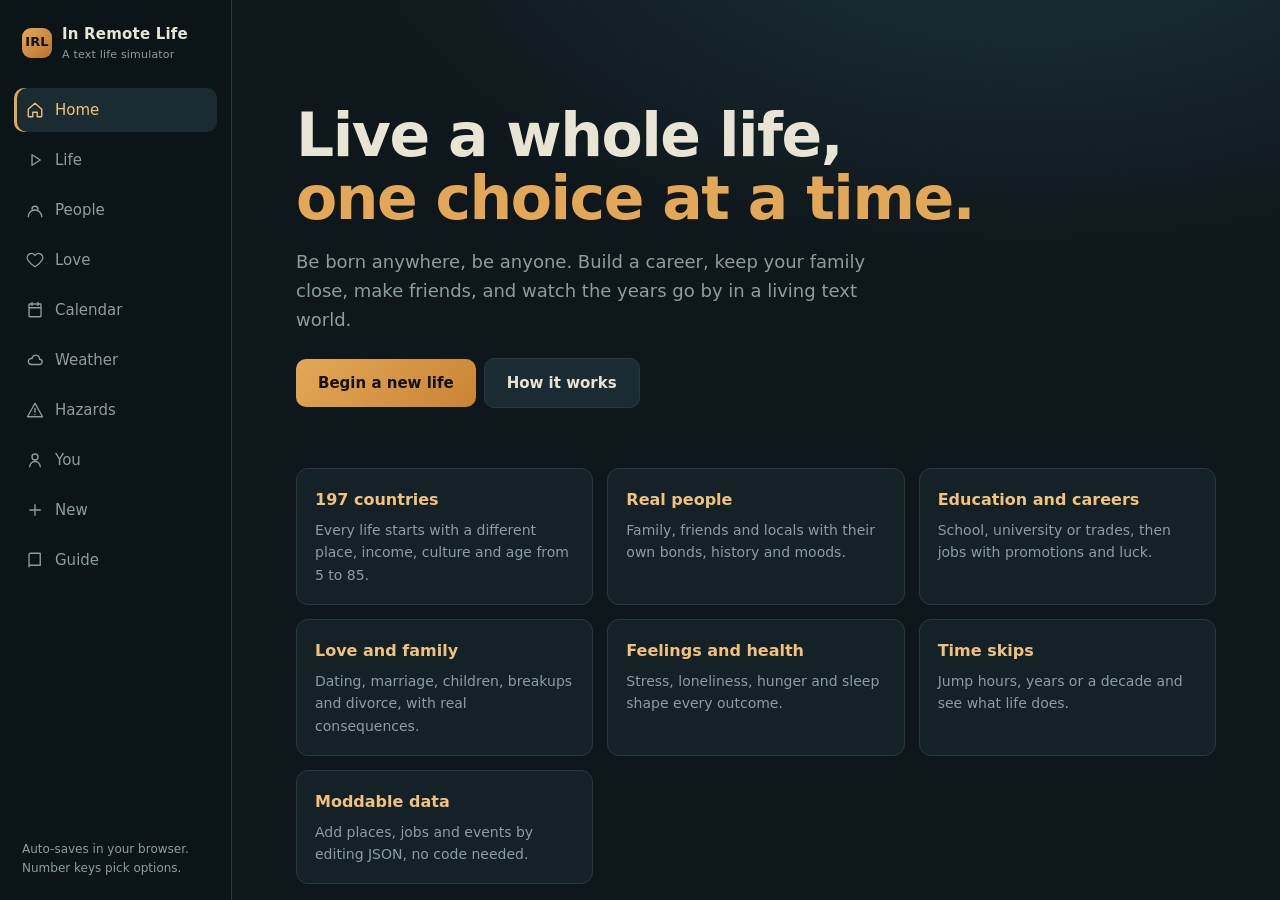
<file: index.html>
<!DOCTYPE html>
<html lang="en"><head><meta charset="UTF-8"><meta name="viewport" content="width=device-width, initial-scale=1, viewport-fit=cover"><title>IRL</title><meta name="theme-color" content="#0e171b"><link rel="stylesheet" href="css/style.css"></head>
<body data-page="index"><div class="wrap"><div>
<section class="hero"><h1>Live a whole life,<br><em>one choice at a time.</em></h1><p>Be born anywhere, be anyone. Build a career, keep your family close, make friends, and watch the years go by in a living text world.</p>
<a class="btn p s" href="play.html">Continue your life</a><a class="btn p" href="new.html">Begin a new life</a><a class="btn" href="about.html">How it works</a></section>
<div class="grid">
<div class="tile"><h3>197 countries</h3><p>Every life starts with a different place, income, culture and age from 5 to 85.</p></div>
<div class="tile"><h3>Real people</h3><p>Family, friends and locals with their own bonds, history and moods.</p></div>
<div class="tile"><h3>Education and careers</h3><p>School, university or trades, then jobs with promotions and luck.</p></div>
<div class="tile"><h3>Love and family</h3><p>Dating, marriage, children, breakups and divorce, with real consequences.</p></div>
<div class="tile"><h3>Feelings and health</h3><p>Stress, loneliness, hunger and sleep shape every outcome.</p></div>
<div class="tile"><h3>Time skips</h3><p>Jump hours, years or a decade and see what life does.</p></div>
<div class="tile"><h3>Moddable data</h3><p>Add places, jobs and events by editing JSON, no code needed.</p></div></div>
</div></div><script type="module" src="js/shell.js"></script></body></html>
</file>
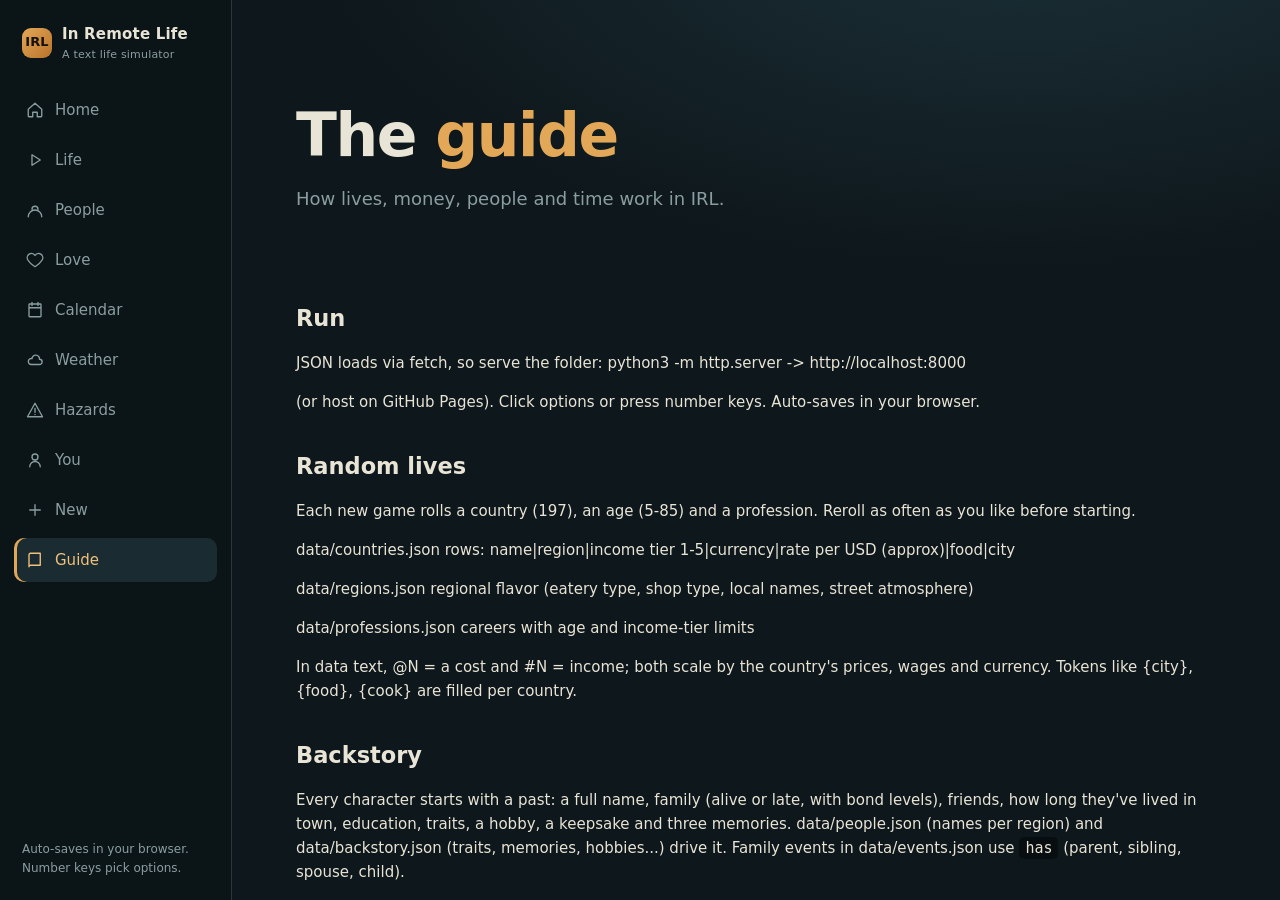
<file: about.html>
<!DOCTYPE html>
<html lang="en"><head><meta charset="UTF-8"><meta name="viewport" content="width=device-width, initial-scale=1, viewport-fit=cover"><title>Guide</title><meta name="theme-color" content="#0e171b"><link rel="stylesheet" href="css/style.css"></head>
<body data-page="about"><div class="wrap"><div><section class="hero"><h1>The <em>guide</em></h1><p>How lives, money, people and time work in IRL.</p></section><h2>Run</h2><p>JSON loads via fetch, so serve the folder:  python3 -m http.server  ->  http://localhost:8000</p><p>(or host on GitHub Pages). Click options or press number keys. Auto-saves in your browser.</p><h2>Random lives</h2><p>Each new game rolls a country (197), an age (5-85) and a profession. Reroll as often as you like before starting.</p><p>data/countries.json  rows: name|region|income tier 1-5|currency|rate per USD (approx)|food|city</p><p>data/regions.json    regional flavor (eatery type, shop type, local names, street atmosphere)</p><p>data/professions.json careers with age and income-tier limits</p><p>In data text, @N = a cost and #N = income; both scale by the country's prices, wages and currency. Tokens like {city}, {food}, {cook} are filled per country.</p><h2>Backstory</h2><p>Every character starts with a past: a full name, family (alive or late, with bond levels), friends, how long they've lived in town, education, traits, a hobby, a keepsake and three memories. data/people.json (names per region) and data/backstory.json (traits, memories, hobbies...) drive it. Family events in data/events.json use <code>has</code> (parent, sibling, spouse, child).</p><h2>Data files (add content without code)</h2><p>data/world.json   locations, descriptions by time of day, exits, actions</p><p>data/jobs.json    careers with levels, pay, shifts, promotions</p><p>data/events.json  random encounters with choices and skill-based odds</p><p>data/items.json   items (price = sold at Corner Mart)</p><p>data/config.json  start stats, rent, decay rates, weather</p><h2>Effect keys (used by actions, events, items)</h2><p>time, money, health, hunger, energy, mood, heat, rep, sk:{skill:+n}, item:"id", flag:{k:v}</p><p>Actions may have chance:{base,sk,per} with win/lose outcomes; req:{money,energy,sk,open}.</p><h2>Code</h2><p>js/main.js loads data. js/game.js is the engine (time, needs, rent, jobs, events, saving).</p><h2>Creator and feelings</h2><p>The start screen lets you pick name, age, gender, region and country (any left on Random are rolled; picking a region rolls a country inside it). Hidden feelings (mood, stress, loneliness) drift with time, money, hunger, sleep and company; activities and bonds move them, mood nudges odds of success, and the status line describes how you feel in words. Events can require feelings via <code>min:{stress:70}</code>.</p><h2>Time skips</h2><p>'Let time pass…' skips a few hours, a day, a week, a month, a year or a decade. Skips run a coarse life simulation (income, rent, aging, family deaths, school to work to retirement, feelings settling) and add moments from data/lifeevents.json. A skip stops early if your health collapses or you get locked out for unpaid rent.</p><h2>People and profiles</h2><p>Every NPC is a profile (family, friends, locals like the cook, clerk and Rook, and anyone new you meet by striking up conversations or through the years). Open the People tab for each person's bio, bond, history and things to do with them (catch up, spend time, share a meal, help, ask for money or advice, gift, clear the air). The You tab shows your own profile, feelings, skills, relationships and a life journal. Add a <code>with</code> (and optional <code>bd:{w,l}</code>) to a world action to tie it to a local; add <code>type:"meet"</code> actions to let players meet new people anywhere.</p><h2>Talent, dedication, luck, grinding</h2><p>Every character is rolled with hidden-but-visible traits (shown on the You tab and in the start screen's bio):</p><p><b>Talent</b> per skill (fitness, charisma, intellect, street), 1-10. Sets how fast a skill grows and nudges the odds of skill-based outcomes.</p><p><b>Dedication</b> (0-100). Rises on days you work, study or practice, fades on idle days. Raises learning speed, grades, shift quality and promotion odds. Traits like careful or restless shift the starting value (<code>ded</code> in data/backstory.json).</p><p><b>Luck</b>: an innate value plus short swings from events (<code>luck</code> effect key, e.g. <code>"x":{"luck":3}</code>). It biases chance rolls, exams, admissions, career landing, and the odds of events tagged <code>"lk":1</code> (good) or <code>"lk":-1</code> (bad) in events.json and lifeevents.json.</p><p><b>Grinding</b>: each skill gain is <code>base x talent x dedication / (1 + level x 0.3)</code>. Practicing the same skill within 3 days builds momentum (up to +40%). Unused skills slowly lose progress toward the next level, but never drop a whole level. Practice actions: study, push-ups, laps, talking to strangers, sleight of hand, gym, library.</p><h2>Education and career path</h2><p>School builds an <b>academic record</b> (0-100) through classes (<code>ed</code> effect key), studying and exam papers. Skipping weekday classes erodes it.</p><p>At 18 you sit finals, then choose: <b>university</b> (3-4 years, pick a field, tuition goes on a student loan, scholarships for strong records), a <b>trade apprenticeship</b> (2 years), or <b>work</b>. Admission odds are shown and depend on grades, talent and luck. Dropping out is possible at any time (Work tab).</p><p>Education level (none, secondary, trade, degree) gates professions through <code>ed</code> in data/professions.json; <code>f</code> is the field. Where you land is weighted by education, field, grades, dedication, talent fit and luck. Degree-level careers pay far more.</p><p>On the job, promotions (<code>rank</code>) come from dedication, talent and luck, and shifts can go very well or badly. Student loans are repaid from wages.</p><h2>Love and relationships</h2><p>Adults only (18+). The Love tab shows your love life; any person's profile has a Romance and relationship menu. Meet people through the dating app, around town, friends, or existing friendships. Each relationship moves through flirting, dating, together, engaged and married, tracked by chemistry, love, passion, trust, commitment, resentment and comfort.</p><p>Date, talk, apologize, go to counseling, move in, propose, plan a wedding, try for a baby. Intimacy is consensual and fades to black; protection (condoms, contraception, testing) matters because pregnancy and infection are real risks. Relationships can end through breakups, separation and divorce with settlements and custody, and the game covers cheating, controlling partners, safety and protective orders. Time skips simulate relationships too.</p><h2>Natural disasters</h2><p>Every place has its own hazards, and they follow geography and season: earthquakes and tsunamis along fault lines and coasts, volcanoes near active mountains, cyclones in storm belts and seasons, monsoon floods, tornadoes, blizzards and ice storms in the cold, heatwaves, sandstorms, wildfires, drought, locust swarms, outbreaks, and, rarely, solar storms and meteors. The Hazards tab lists your area's risks this season, your preparedness and the disasters you have lived through.</p><p>Disasters range from minor (a rattling storm) to catastrophic. Most are small. Many give warnings: they appear on the Weather page forecast first (a coming blizzard or storm is real weather, not a surprise banner), and you choose how to prepare: secure the home, call family, help neighbors, evacuate. Sudden ones (quakes, tornadoes, flash floods, sinkholes) give you a moment to react, and where you are and whether you were asleep matter. Time skips stop for anything Serious or worse so you can respond.</p><p>Afterwards the consequences play out over days or weeks: power, water, shops, roads, work and schools can be out; prices spike; your home may be damaged or unlivable (you shelter with relatives, in a shelter or a tent camp); injuries need treatment; trauma lingers. Family, friends and neighbors can be hurt, displaced, go missing or die (children of yours can be hurt but not killed). You can help: queue for relief, clear debris, volunteer, join the rescue, take paid recovery work, repair your house, file insurance or relief claims, check on neighbors. Richer countries warn better, build sturdier and recover faster. Prepare on the Hazards tab: go-bag, water and food, torch and radio, first-aid course, drills, home reinforcement, family plan and insurance. Disaster frequency (Off, Calm, Eventful, Wild, Chaos) can be changed there.</p><p>data/disasters.json holds everything: <code>haz</code> (hazards: geography sets hi/mid/lo, season weights, five severity names and impact texts, responses with protection values, injuries, chain reactions, weather imprint), <code>prof</code> (aftermath by severity), <code>ev</code> (aftermath events), <code>prep</code> and <code>cfg</code> (tuning). Add a hazard by appending an entry; no code needed. js/disasters.js is the engine.</p><h2>Height and weight</h2><p>Height and weight are rolled per region and gender (data/config.json <code>body.h</code>), or typed in on the start screen (cm / kg). Kids grow along an age curve, adults shrink slightly in old age, and weight drifts with how well you eat and how much you train. Build affects energy drain and fitness gains, and height gives a small edge on fitness and street rolls.</p></div></div><script type="module" src="js/shell.js"></script></body></html>
</file>
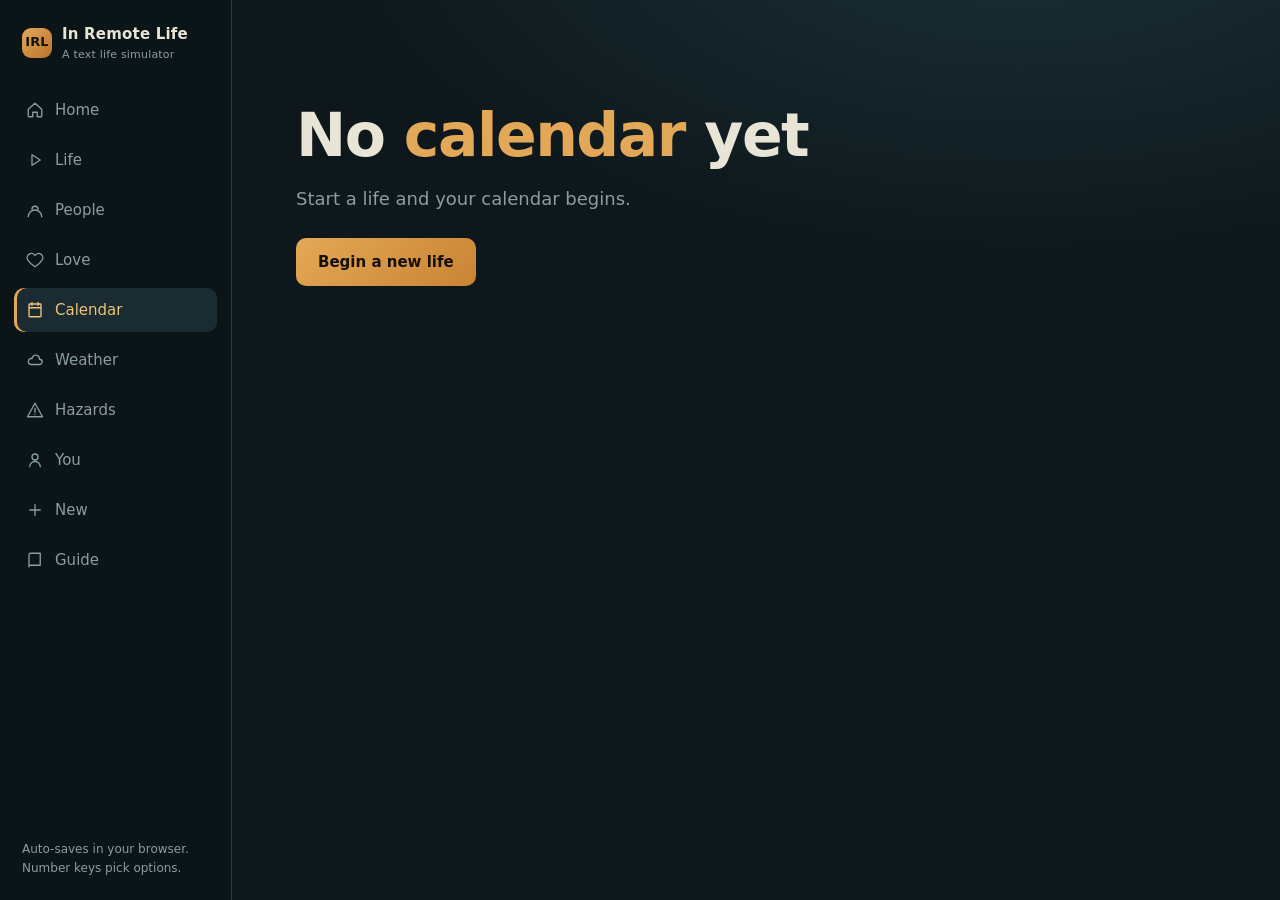
<file: calendar.html>
<!DOCTYPE html>
<html lang="en"><head><meta charset="UTF-8"><meta name="viewport" content="width=device-width, initial-scale=1, viewport-fit=cover"><meta name="theme-color" content="#0e171b"><title>Calendar</title><link rel="stylesheet" href="css/style.css"></head>
<body data-page="calendar"><div class="wrap"><div id="cal"></div></div><script type="module" src="js/shell.js"></script><script type="module" src="js/calpage.js"></script></body></html>
</file>
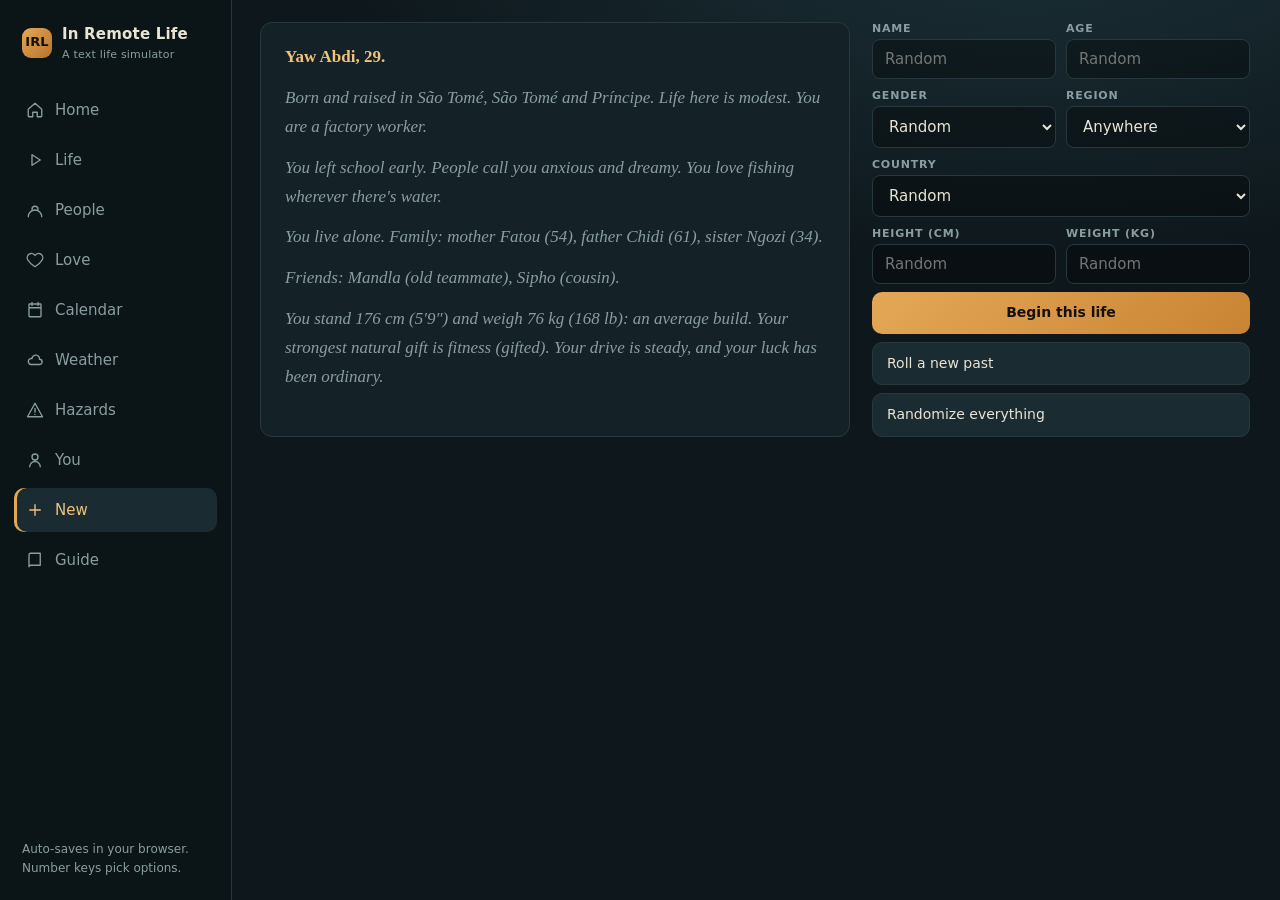
<file: hazards.html>
<!DOCTYPE html>
<html lang="en"><head><meta charset="UTF-8"><meta name="viewport" content="width=device-width, initial-scale=1, viewport-fit=cover"><title>IRL</title><meta name="theme-color" content="#0e171b"><link rel="stylesheet" href="css/style.css"></head>
<body data-page="hazards" data-view="dz">
<main id="stage"><div id="top"><header id="status"></header><section id="hud"></section></div><section id="log" aria-live="polite"></section><section id="opts"></section></main>
<script>window.IRL_VIEW="dz"</script><script type="module" src="js/shell.js"></script><script type="module" src="js/main.js"></script>
</body></html>
</file>
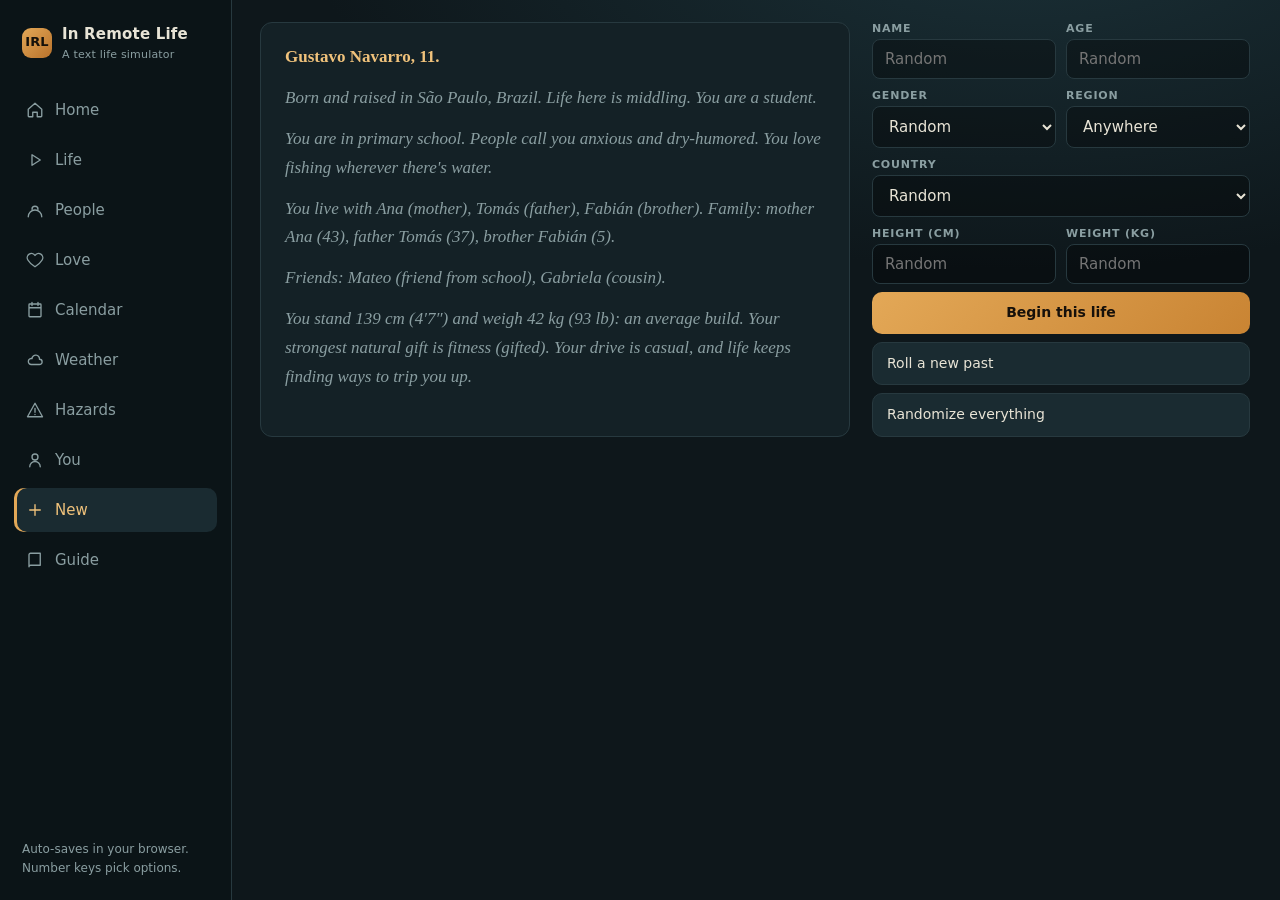
<file: inventory.html>
<!DOCTYPE html>
<html lang="en"><head><meta charset="UTF-8"><meta name="viewport" content="width=device-width, initial-scale=1, viewport-fit=cover"><title>IRL</title><meta name="theme-color" content="#0e171b"><link rel="stylesheet" href="css/style.css"></head>
<body data-page="inventory" data-view="inv">
<main id="stage"><div id="top"><header id="status"></header><section id="hud"></section></div><section id="log" aria-live="polite"></section><section id="opts"></section></main>
<script>window.IRL_VIEW="inv"</script><script type="module" src="js/shell.js"></script><script type="module" src="js/main.js"></script>
</body></html>
</file>
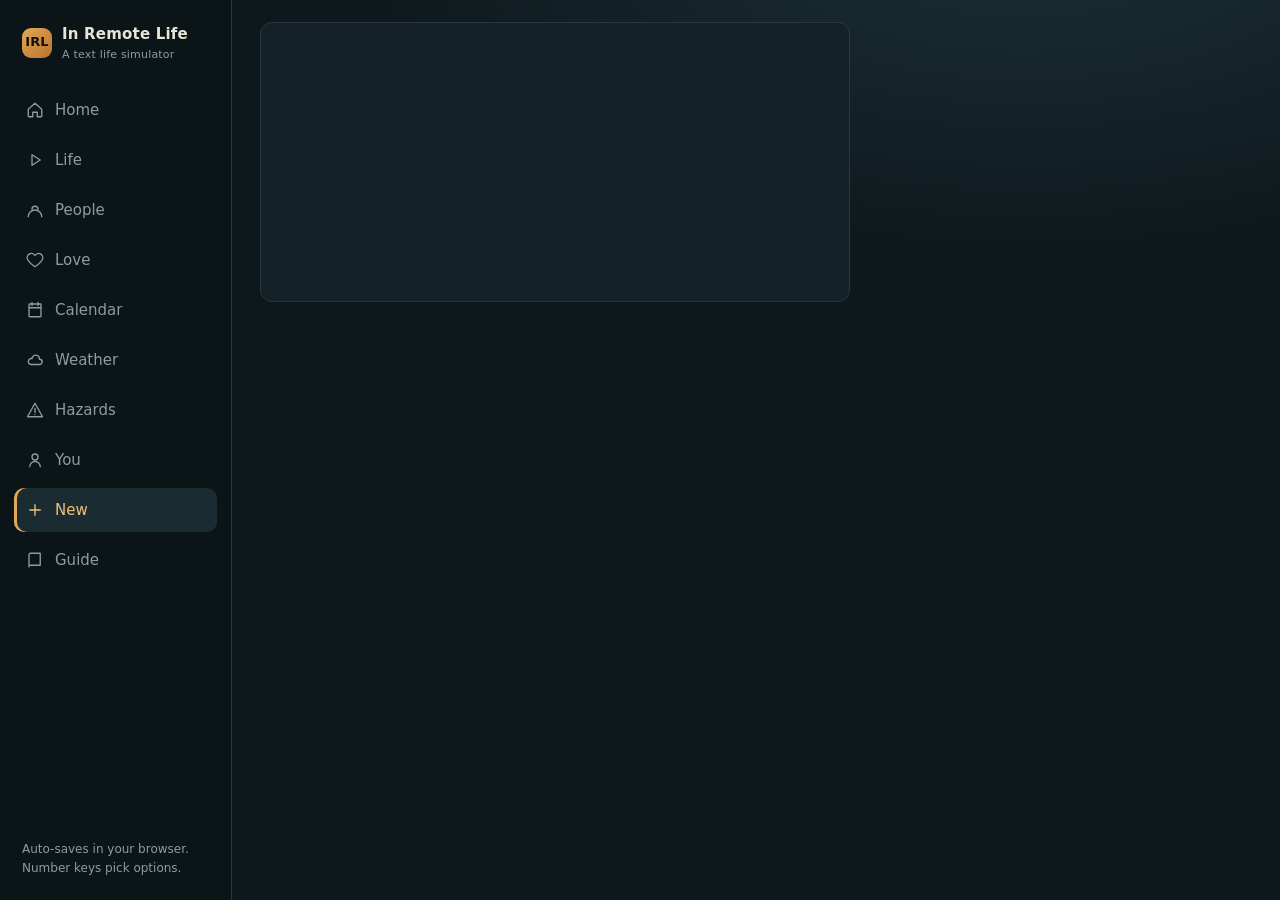
<file: love.html>
<!DOCTYPE html>
<html lang="en"><head><meta charset="UTF-8"><meta name="viewport" content="width=device-width, initial-scale=1, viewport-fit=cover"><title>IRL</title><meta name="theme-color" content="#0e171b"><link rel="stylesheet" href="css/style.css"></head>
<body data-page="love" data-view="love">
<main id="stage"><div id="top"><header id="status"></header><section id="hud"></section></div><section id="log" aria-live="polite"></section><section id="opts"></section></main>
<script>window.IRL_VIEW="love"</script><script type="module" src="js/shell.js"></script><script type="module" src="js/main.js"></script>
</body></html>
</file>
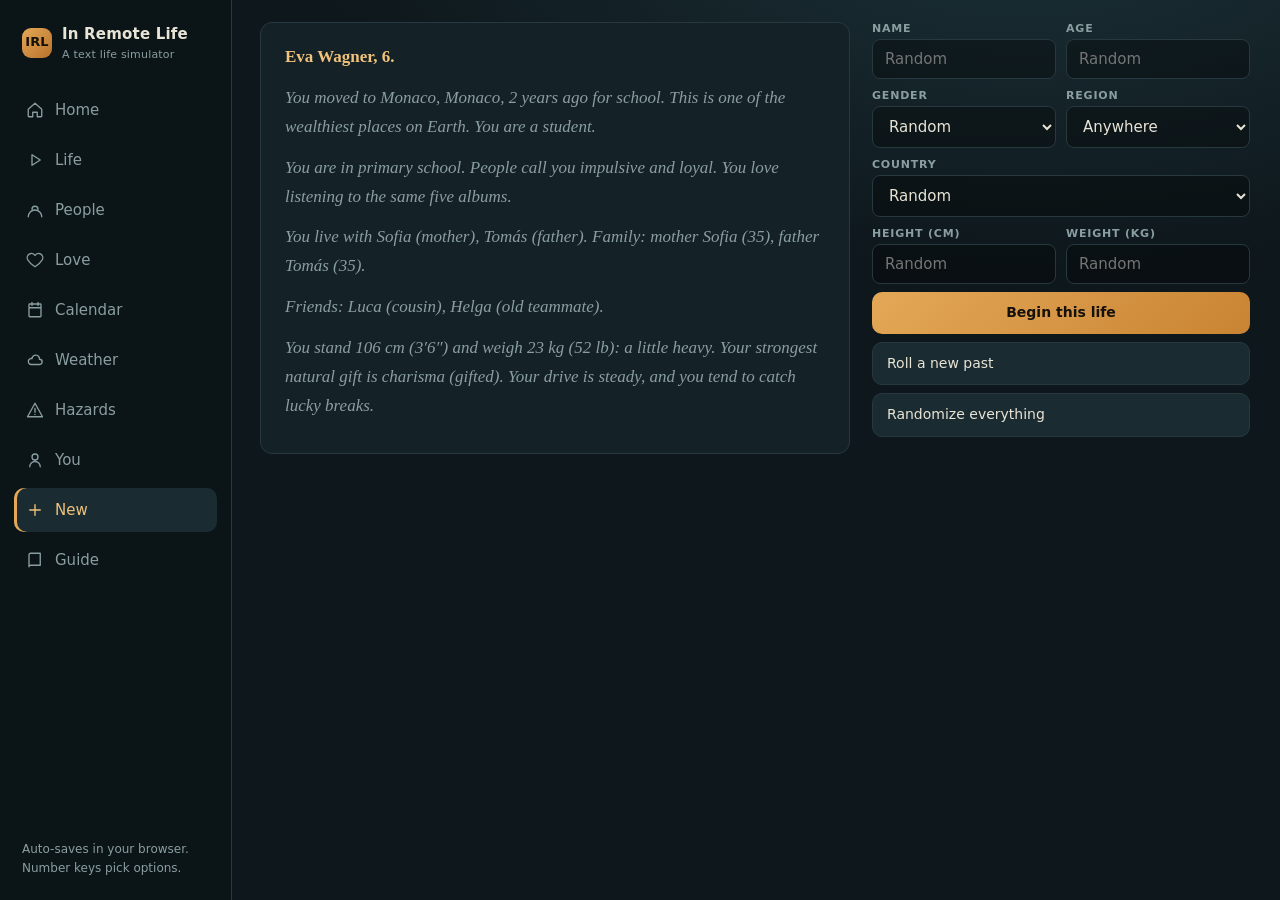
<file: new.html>
<!DOCTYPE html>
<html lang="en"><head><meta charset="UTF-8"><meta name="viewport" content="width=device-width, initial-scale=1, viewport-fit=cover"><title>IRL</title><meta name="theme-color" content="#0e171b"><link rel="stylesheet" href="css/style.css"></head>
<body data-page="new" data-view="new">
<main id="stage"><div id="top"><header id="status"></header></div><section id="log" aria-live="polite"></section><section id="opts"></section></main>
<script>window.IRL_VIEW="new"</script><script type="module" src="js/shell.js"></script><script type="module" src="js/main.js"></script>
</body></html>
</file>
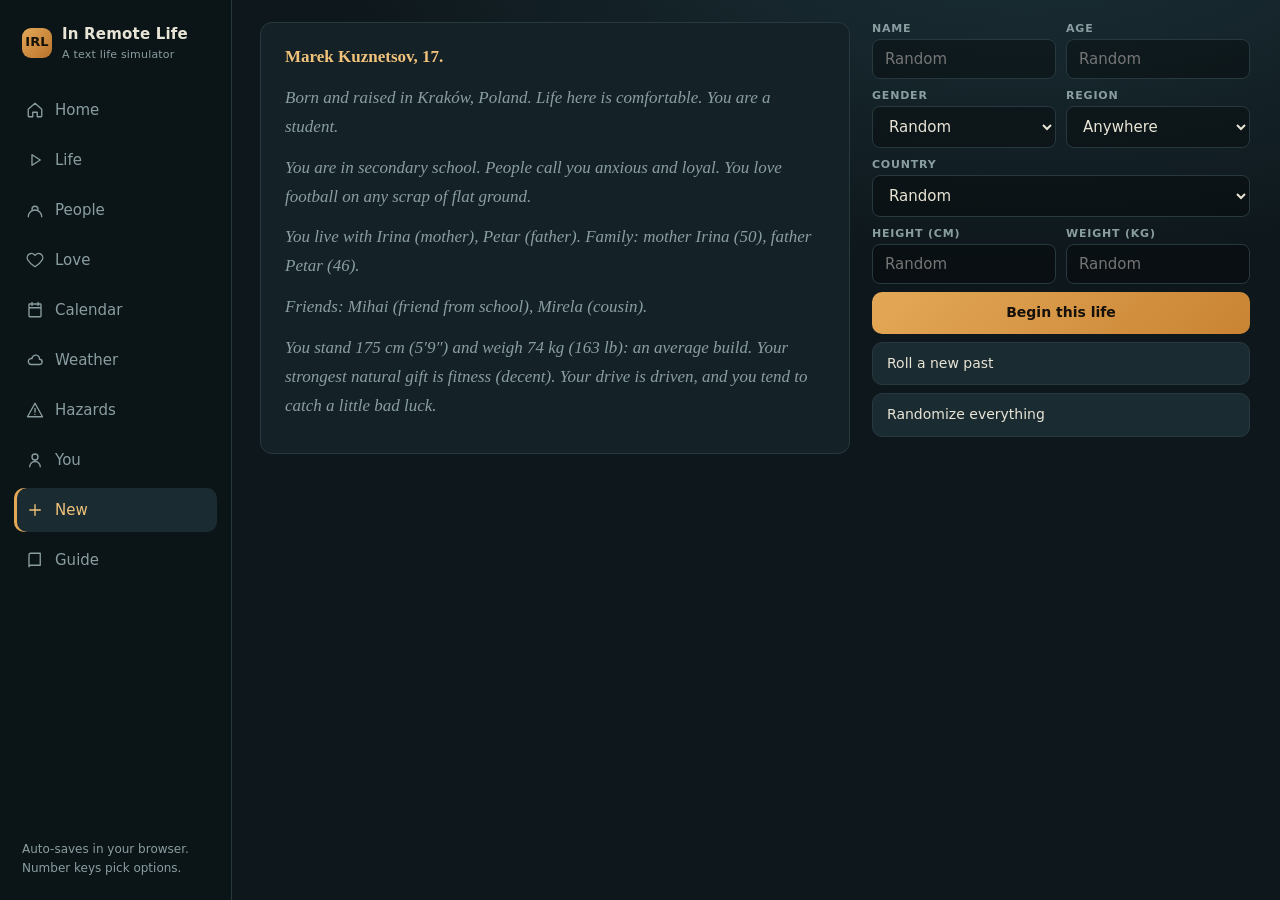
<file: people.html>
<!DOCTYPE html>
<html lang="en"><head><meta charset="UTF-8"><meta name="viewport" content="width=device-width, initial-scale=1, viewport-fit=cover"><title>IRL</title><meta name="theme-color" content="#0e171b"><link rel="stylesheet" href="css/style.css"></head>
<body data-page="people" data-view="people">
<main id="stage"><div id="top"><header id="status"></header><section id="hud"></section></div><section id="log" aria-live="polite"></section><section id="opts"></section></main>
<script>window.IRL_VIEW="people"</script><script type="module" src="js/shell.js"></script><script type="module" src="js/main.js"></script>
</body></html>
</file>
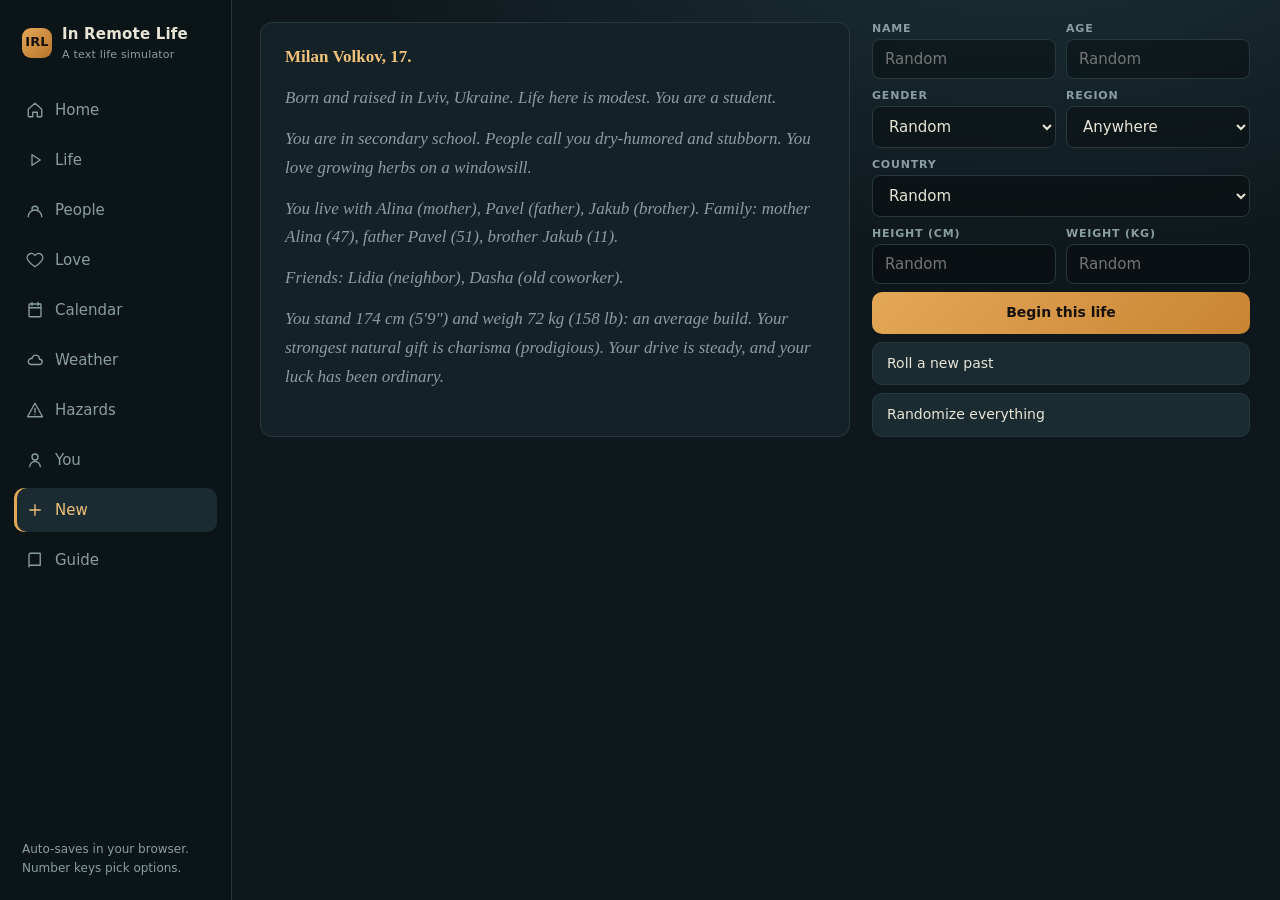
<file: play.html>
<!DOCTYPE html>
<html lang="en"><head><meta charset="UTF-8"><meta name="viewport" content="width=device-width, initial-scale=1, viewport-fit=cover"><title>IRL</title><meta name="theme-color" content="#0e171b"><link rel="stylesheet" href="css/style.css"></head>
<body data-page="play" data-view="main">
<main id="stage"><div id="top"><header id="status"></header><section id="hud"></section></div><section id="log" aria-live="polite"></section><section id="opts"></section></main>
<script>window.IRL_VIEW="main"</script><script type="module" src="js/shell.js"></script><script type="module" src="js/main.js"></script>
</body></html>
</file>
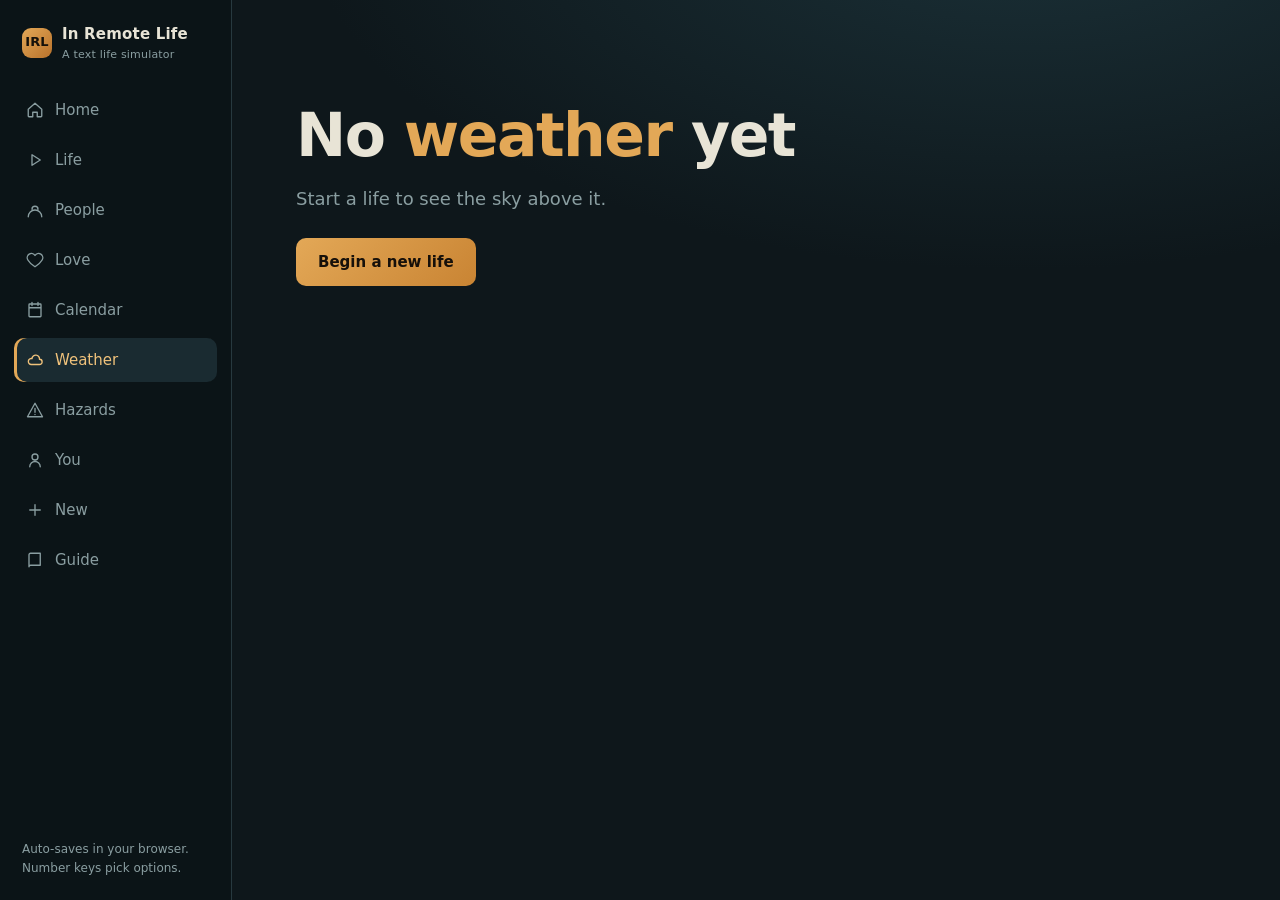
<file: weather.html>
<!DOCTYPE html>
<html lang="en"><head><meta charset="UTF-8"><meta name="viewport" content="width=device-width, initial-scale=1, viewport-fit=cover"><meta name="theme-color" content="#0e171b"><title>Weather</title><link rel="stylesheet" href="css/style.css"></head>
<body data-page="weather"><div class="wrap"><div id="wx"></div></div><script type="module" src="js/shell.js"></script><script type="module" src="js/wxpage.js"></script></body></html>
</file>
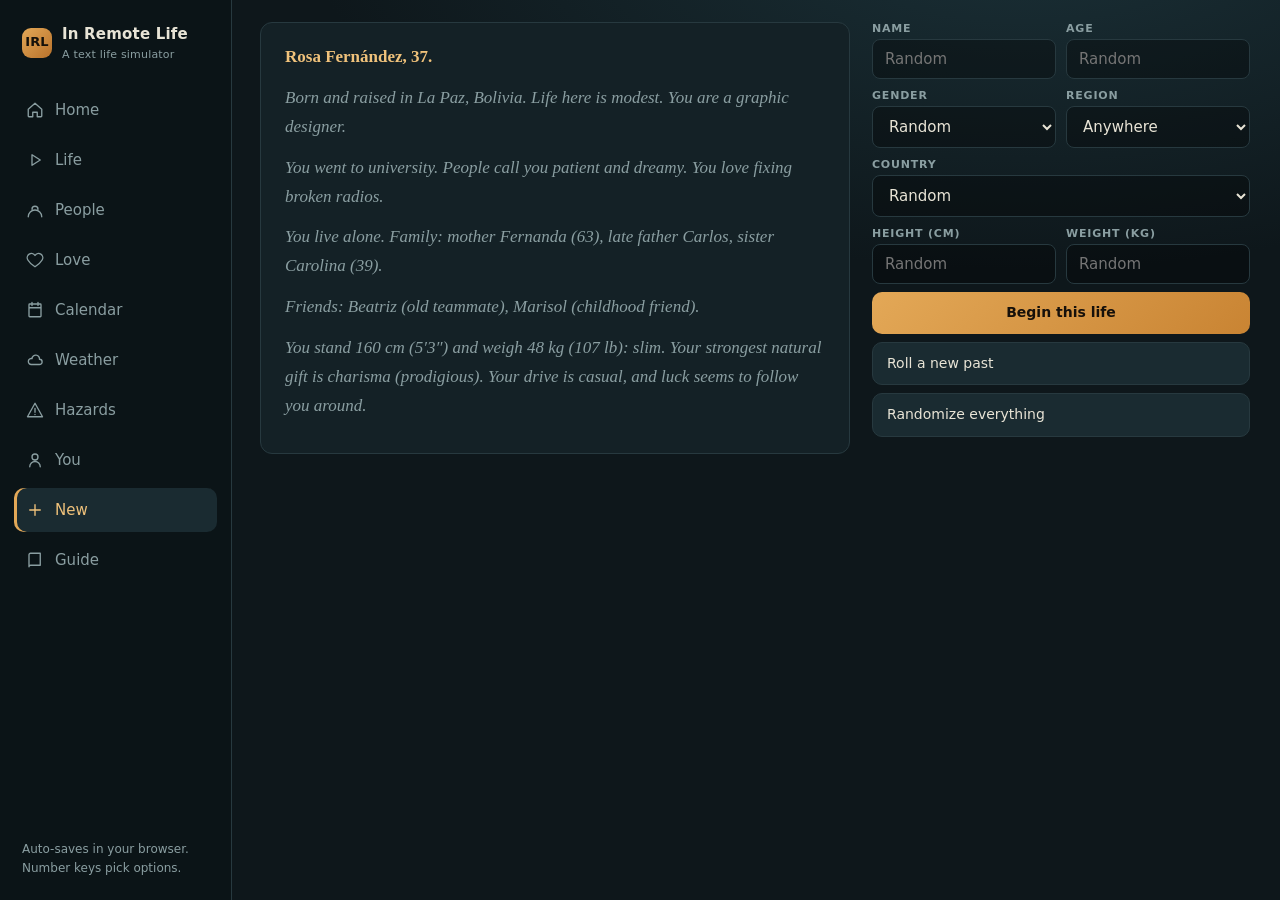
<file: you.html>
<!DOCTYPE html>
<html lang="en"><head><meta charset="UTF-8"><meta name="viewport" content="width=device-width, initial-scale=1, viewport-fit=cover"><title>IRL</title><meta name="theme-color" content="#0e171b"><link rel="stylesheet" href="css/style.css"></head>
<body data-page="you" data-view="me">
<main id="stage"><div id="top"><header id="status"></header><section id="hud"></section></div><section id="log" aria-live="polite"></section><section id="opts"></section></main>
<script>window.IRL_VIEW="me"</script><script type="module" src="js/shell.js"></script><script type="module" src="js/main.js"></script>
</body></html>
</file>
<file: css/style.css>
:root{--bg:#0e171b;--s1:#142126;--s2:#1a2b31;--line:#27393f;--ink:#e8e4d6;--dim:#8a9ea1;--hi:#e3a857;--hi2:#f0c27b;--bad:#e8776a;--good:#7fcf95;--r:12px;--ui:Inter,system-ui,-apple-system,"Segoe UI",Roboto,sans-serif;--serif:Georgia,"Iowan Old Style",serif}
*{box-sizing:border-box}html,body{margin:0;height:100%}
body{background:radial-gradient(1200px 600px at 80% -10%,#1b3138 0,transparent 60%),var(--bg);color:var(--ink);font:15px/1.6 var(--ui);display:flex}
a{color:inherit;text-decoration:none}
#side{width:232px;flex:none;border-right:1px solid var(--line);background:#0b1317cc;padding:22px 14px;display:flex;flex-direction:column;gap:6px;height:100%}
.brand{display:flex;gap:10px;align-items:center;padding:0 8px 18px;font-weight:700;letter-spacing:.2px}.brand i{width:30px;height:30px;border-radius:9px;background:linear-gradient(135deg,var(--hi),#b9722b);display:grid;place-items:center;color:#14100a;font-style:normal;font-size:13px}.brand small{display:block;color:var(--dim);font-weight:400;font-size:11px}
#side a.nv{display:flex;gap:11px;align-items:center;padding:10px 12px;border-radius:10px;color:var(--dim);font-weight:500}#side a.nv:hover{background:var(--s1);color:var(--ink)}#side a.nv.on{background:var(--s2);color:var(--hi2);box-shadow:inset 3px 0 var(--hi)}
#side svg{width:18px;height:18px;stroke:currentColor;fill:none;stroke-width:1.8;stroke-linecap:round;stroke-linejoin:round}
.foot{margin-top:auto;color:var(--dim);font-size:12px;padding:0 8px}
#stage{flex:1;min-width:0;height:100%;overflow:auto;padding:22px 28px;display:grid;grid-template-columns:minmax(0,1fr) 380px;grid-template-rows:auto auto 1fr;gap:16px 22px;align-content:start}
#status{grid-column:1/3;display:flex;gap:18px;align-items:center;flex-wrap:wrap;background:var(--s1);border:1px solid var(--line);border-radius:var(--r);padding:12px 18px}
#status:empty{display:none}.clk{font-size:14px}.clk b{color:var(--hi2);margin-right:6px}.clk span{display:block;color:var(--dim);font-size:12px}
.mny{margin-left:auto;font-weight:700;font-size:20px;color:var(--good)}.mny em{font-size:12px;color:var(--bad);font-style:normal;margin-left:8px}.fl{flex-basis:100%;color:var(--dim);font-size:13px;font-style:italic}
#hud{grid-column:1/3;display:grid;grid-template-columns:repeat(6,1fr);gap:10px}#hud:empty{display:none}
.m{background:var(--s1);border:1px solid var(--line);border-radius:10px;padding:8px 12px}.m span{display:flex;justify-content:space-between;font-size:11px;text-transform:uppercase;letter-spacing:.8px;color:var(--dim)}.m b{color:var(--ink)}.m i{display:block;height:6px;border-radius:4px;background:#0006;margin-top:6px;overflow:hidden}.m u{display:block;height:100%;border-radius:4px;transition:width .4s}
#log{background:var(--s1);border:1px solid var(--line);border-radius:var(--r);padding:20px 24px;font:17px/1.7 var(--serif);max-height:calc(100vh - 230px);overflow:auto;min-height:280px}
#log p{margin:0 0 12px}.good{color:var(--good)}.bad{color:var(--bad)}.sys{color:var(--dim);font-style:italic}.place{color:var(--hi2);font-weight:700}
#opts{display:grid;gap:8px;align-content:start;max-height:calc(100vh - 230px);overflow:auto;padding-right:2px}
#opts button{display:flex;gap:12px;align-items:center;text-align:left;font:500 14px/1.4 var(--ui);color:var(--ink);background:var(--s2);border:1px solid var(--line);border-radius:10px;padding:11px 14px;cursor:pointer;transition:.15s}
#opts button kbd{flex:none;min-width:24px;height:24px;border-radius:6px;background:#0005;color:var(--hi);display:grid;place-items:center;font:600 12px var(--ui)}
#opts button:hover:not(:disabled),#opts button:focus-visible{border-color:var(--hi);transform:translateX(2px);outline:none;background:#20373e}#opts button:disabled{opacity:.4;cursor:not-allowed}
#opts small{display:block;color:var(--dim);margin:0 0 0 auto;font-size:12px;text-align:right}
#opts input,#opts select{font:15px var(--ui);padding:10px 12px;background:#0005;border:1px solid var(--line);color:var(--ink);border-radius:8px;width:100%}#opts input:focus,#opts select:focus{border-color:var(--hi);outline:none}#opts option,#opts optgroup{background:var(--bg)}
.form{display:grid;grid-template-columns:1fr 1fr;gap:10px}.f{display:grid;gap:4px;font:600 11px var(--ui);text-transform:uppercase;letter-spacing:.8px;color:var(--dim)}
#opts #go{justify-content:center;background:linear-gradient(135deg,var(--hi),#c98433);color:#16100a;font-weight:700;border:0}#opts #go:hover{transform:none;filter:brightness(1.08);background:linear-gradient(135deg,var(--hi2),var(--hi))}
.card{border:1px solid var(--line);border-radius:var(--r);padding:14px 16px;margin-bottom:12px;background:#0003}.card h2{margin:0;font:700 18px var(--ui);color:var(--hi2)}.card p{margin:6px 0}.meta{color:var(--dim);font-size:13px}.card .bar{display:inline-block;width:90px;height:6px;background:#0006;border-radius:4px;overflow:hidden;vertical-align:middle;margin:0 8px}.bar i{display:block;height:100%}
.wrap{flex:1;overflow:auto;padding:48px 28px}.wrap>div{max-width:920px;margin:auto}.hero{padding:56px 0 34px}.hero h1{font:700 clamp(34px,6vw,60px)/1.05 var(--ui);margin:0 0 14px;letter-spacing:-1.5px}.hero h1 em{color:var(--hi);font-style:normal}.hero p{font-size:18px;color:var(--dim);max-width:600px}
.btn{display:inline-block;padding:12px 22px;border-radius:10px;font-weight:600;border:1px solid var(--line);background:var(--s2);margin:6px 8px 6px 0}.btn.p{background:linear-gradient(135deg,var(--hi),#c98433);color:#16100a;border:0}.btn.s{display:none}.has-save .btn.s{display:inline-block}
.grid{display:grid;grid-template-columns:repeat(auto-fit,minmax(250px,1fr));gap:14px;margin:20px 0}.tile{background:var(--s1);border:1px solid var(--line);border-radius:var(--r);padding:18px}.tile h3{margin:0 0 6px;color:var(--hi2);font-size:16px}.tile p{margin:0;color:var(--dim);font-size:14px}.wrap h2{margin:34px 0 4px}.wrap code{background:#0006;padding:2px 6px;border-radius:5px}
#top{display:contents}
.jump{display:none}
@media(max-width:1000px){
html,body{height:auto;min-height:100%;overflow-x:hidden}body{display:block;padding-bottom:calc(66px + env(safe-area-inset-bottom))}
#stage{display:block;height:auto;overflow:visible;padding:0 14px 20px}
#top{display:block;position:sticky;top:0;z-index:30;margin:0 -14px 14px;padding:calc(8px + env(safe-area-inset-top)) 14px 8px;background:#0e171bee;backdrop-filter:blur(10px);border-bottom:1px solid var(--line)}
#status{display:flex;flex-wrap:wrap;gap:0 10px;border:0;background:none;padding:0;margin:0}.clk{font-size:13px}.clk span{display:inline;margin-left:6px}.mny{font-size:16px}.fl{display:none}
#hud{display:grid;grid-template-columns:repeat(6,1fr);gap:6px;margin-top:8px}.m{padding:4px 6px;border-radius:8px}.m span{font-size:9px;letter-spacing:.3px}.m i{height:4px;margin-top:3px}
#log{max-height:none;overflow:visible;padding:16px;font-size:16px;line-height:1.65;margin-bottom:14px}
#opts{max-height:none;overflow:visible;padding-bottom:12px}#opts button{min-height:52px;font-size:15px}#opts button:hover:not(:disabled){transform:none}
#opts input,#opts select{font-size:16px;min-height:46px}.form{grid-template-columns:1fr}
.card{padding:12px 14px}
.jump{position:fixed;right:14px;bottom:calc(78px + env(safe-area-inset-bottom));z-index:40;border:0;border-radius:24px;padding:11px 18px;font:600 13px var(--ui);background:linear-gradient(135deg,var(--hi),#c98433);color:#16100a;box-shadow:0 6px 20px #0008}.jump.on{display:block}
}
@media(max-width:760px){
body{display:block}
#side{position:fixed;left:0;right:0;bottom:0;z-index:50;width:100%;height:auto;flex-direction:row;padding:6px 4px calc(6px + env(safe-area-inset-bottom));background:#0b1317f5;backdrop-filter:blur(12px);border:0;border-top:1px solid var(--line);justify-content:space-between;overflow-x:auto;gap:0}
.brand,.foot{display:none}#side a.nv{flex:1;min-width:52px;flex-direction:column;gap:2px;font-size:10px;padding:6px 4px;text-align:center;border-radius:8px;box-shadow:none!important}#side a.nv.on{background:var(--s2)}#side svg{width:20px;height:20px}
.wrap{padding:24px 16px calc(90px + env(safe-area-inset-bottom))}.hero{padding:28px 0 20px}.btn{display:block;margin:8px 0;text-align:center}.has-save .btn.s{display:block}
}
@media(hover:none){#opts button:hover:not(:disabled){transform:none;background:var(--s2)}#opts button:active{background:#20373e;border-color:var(--hi)}}
.pill{display:inline-block;padding:3px 12px;border-radius:20px;font-size:12px;font-weight:600;border:1px solid var(--line);background:var(--s2);color:var(--ink);cursor:default}
.pill.winter{background:#1b3550;color:#a8d2ff}.pill.spring{background:#1d4030;color:#9ee6b4}.pill.summer{background:#4a3a14;color:#f6cf74}.pill.autumn{background:#4d2a16;color:#f0a06a}.pill.wet{background:#15423f;color:#7ee0d6}.pill.dry{background:#4a3f23;color:#e6d08f}
.year{display:grid;grid-template-columns:repeat(auto-fit,minmax(86px,1fr));gap:8px}.year button{display:block;text-align:center;border-radius:10px;padding:8px 4px;font:600 13px var(--ui);cursor:pointer}.year small{display:block;font-weight:400;font-size:10px;opacity:.8}.year .sel{outline:2px solid var(--hi)}
.calbox{background:var(--s1);border:1px solid var(--line);border-radius:var(--r);padding:16px}.calnav{display:flex;align-items:center;gap:8px;margin-bottom:12px}.calnav h2{margin:0 auto;font-size:18px}.calnav button{background:var(--s2);color:var(--ink);border:1px solid var(--line);border-radius:8px;min-width:40px;height:38px;font:600 14px var(--ui);cursor:pointer}
.calgrid{display:grid;grid-template-columns:repeat(7,1fr);gap:4px}.calgrid em{text-align:center;color:var(--dim);font:600 11px var(--ui);text-transform:uppercase;padding:4px 0}.calgrid b{min-height:52px;border:1px solid var(--line);border-radius:8px;padding:5px 6px;font:500 13px var(--ui);background:#0003;display:flex;flex-direction:column;justify-content:space-between}.calgrid b.today{background:var(--hi);color:#16100a;border-color:var(--hi)}.calgrid b span{display:flex;gap:3px;flex-wrap:wrap}
u.h,u.b,u.me,u.s{display:inline-block;width:8px;height:8px;border-radius:50%;vertical-align:middle;margin-right:2px}u.h{background:var(--bad)}u.b{background:#6fb3ff}u.me{background:var(--hi2)}u.s{background:var(--good)}.legend{display:flex;gap:16px;flex-wrap:wrap;margin-top:12px;color:var(--dim);font-size:12px}
.up{display:grid;grid-template-columns:repeat(auto-fill,minmax(210px,1fr));gap:10px}.up .tile{padding:12px 14px}.up p{color:var(--ink)!important}
@media(max-width:760px){.calgrid b{min-height:44px;padding:4px}.calbox{padding:10px}}
@media(max-width:760px){#side a.sec{display:none}}
.wxnow{border-radius:var(--r);padding:22px;border:1px solid var(--line);background:linear-gradient(135deg,#1c3a45,#142126)}.wxnow.rain,.wxnow.storm{background:linear-gradient(135deg,#25303f,#142126)}.wxnow.snow,.wxnow.cold{background:linear-gradient(135deg,#2a3f52,#16252c)}.wxnow.heat{background:linear-gradient(135deg,#5a3a1a,#2a1d14)}.wxnow.sun{background:linear-gradient(135deg,#3a4a3a,#1a2a2a)}
.wxnow .big{display:flex;align-items:center;gap:16px;flex-wrap:wrap}.wxnow .big b{font:700 56px/1 var(--ui)}.wxnow .big span{font-size:48px}.wxnow p{margin:10px 0 0;font-family:var(--serif);font-size:16px;color:var(--ink)}
.stats{display:grid;grid-template-columns:repeat(auto-fit,minmax(130px,1fr));gap:10px;margin-top:16px}.stats div{background:#0004;border-radius:10px;padding:10px 12px;font-size:12px;color:var(--dim);text-transform:uppercase;letter-spacing:.6px}.stats b{display:block;color:var(--ink);font:600 16px var(--ui);text-transform:none;letter-spacing:0;margin-top:2px}
.hours{display:flex;gap:3px;overflow-x:auto;padding:6px 2px;align-items:flex-end;background:var(--s1);border:1px solid var(--line);border-radius:var(--r)}.hours div{flex:1;min-width:30px;text-align:center;font-size:10px;color:var(--dim);display:flex;flex-direction:column;align-items:center;gap:3px;justify-content:flex-end;height:150px}.hours i{display:block;width:70%;border-radius:4px 4px 0 0;background:linear-gradient(var(--hi),#7a5622)}.hours .nowh i{background:var(--good)}.hours .nowh{color:var(--ink);font-weight:700}
.fc{display:grid;grid-template-columns:repeat(auto-fill,minmax(120px,1fr));gap:10px}.fc div{background:var(--s1);border:1px solid var(--line);border-radius:var(--r);padding:12px;text-align:center}.fc .ic{font-size:30px}.fc small{display:block;color:var(--dim)}.fc b{font-size:15px}

.dzb{flex-basis:100%;display:block;margin-top:2px;padding:7px 12px;border-radius:9px;background:#e8776a1f;border:1px solid #e8776a66;color:#f3b3aa;font-size:13px;line-height:1.4}.dzb b{color:#ffd0c8}.dzb:hover{background:#e8776a33}
@media(max-width:1000px){.dzb{font-size:12px;padding:5px 9px}}
</file>
